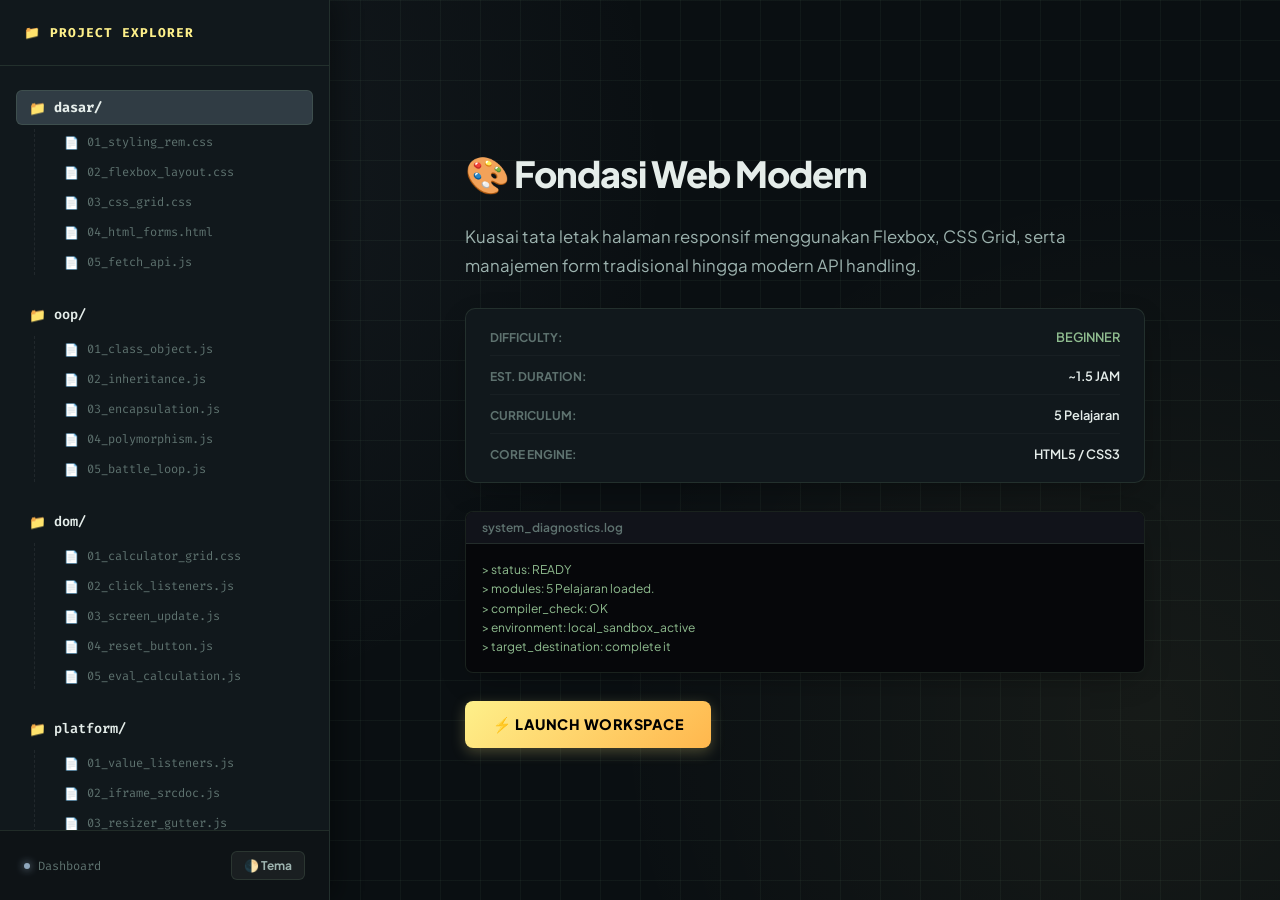
<file: index.html>
<!DOCTYPE html>
<html lang="id">

<head>
    <meta charset="UTF-8">
    <meta name="viewport" content="width=device-width, initial-scale=1.0">
    <title>Pusat Pelatihan Developer - Project Explorer</title>
    <link rel="stylesheet" href="style.css?v=1.1">
    <script>
        const initialTheme = localStorage.getItem('theme') || 'dark';
        document.documentElement.setAttribute('data-theme', initialTheme);
    </script>
</head>

<body class="dashboard-body">

    <!-- IDE Explorer Workspace Layout -->
    <div class="explorer-layout">

        <!-- Sidebar Directory Tree -->
        <aside class="explorer-sidebar">
            <div class="sidebar-header">
                <span class="sidebar-title">📁 PROJECT EXPLORER</span>
            </div>

            <nav class="directory-tree">
                <div class="tree-root">

                    <!-- Project 1 -->
                    <div class="tree-node">
                        <span class="tree-item folder active" data-project="dasar">
                            <span class="icon">📁</span> dasar/
                        </span>
                        <div class="tree-sub">
                            <span class="tree-item file"><span class="icon">📄</span> 01_styling_rem.css</span>
                            <span class="tree-item file"><span class="icon">📄</span> 02_flexbox_layout.css</span>
                            <span class="tree-item file"><span class="icon">📄</span> 03_css_grid.css</span>
                            <span class="tree-item file"><span class="icon">📄</span> 04_html_forms.html</span>
                            <span class="tree-item file"><span class="icon">📄</span> 05_fetch_api.js</span>
                        </div>
                    </div>

                    <!-- Project 2 -->
                    <div class="tree-node">
                        <span class="tree-item folder" data-project="oop">
                            <span class="icon">📁</span> oop/
                        </span>
                        <div class="tree-sub">
                            <span class="tree-item file"><span class="icon">📄</span> 01_class_object.js</span>
                            <span class="tree-item file"><span class="icon">📄</span> 02_inheritance.js</span>
                            <span class="tree-item file"><span class="icon">📄</span> 03_encapsulation.js</span>
                            <span class="tree-item file"><span class="icon">📄</span> 04_polymorphism.js</span>
                            <span class="tree-item file"><span class="icon">📄</span> 05_battle_loop.js</span>
                        </div>
                    </div>

                    <!-- Project 3 -->
                    <div class="tree-node">
                        <span class="tree-item folder" data-project="dom">
                            <span class="icon">📁</span> dom/
                        </span>
                        <div class="tree-sub">
                            <span class="tree-item file"><span class="icon">📄</span> 01_calculator_grid.css</span>
                            <span class="tree-item file"><span class="icon">📄</span> 02_click_listeners.js</span>
                            <span class="tree-item file"><span class="icon">📄</span> 03_screen_update.js</span>
                            <span class="tree-item file"><span class="icon">📄</span> 04_reset_button.js</span>
                            <span class="tree-item file"><span class="icon">📄</span> 05_eval_calculation.js</span>
                        </div>
                    </div>

                    <!-- Project 4 -->
                    <div class="tree-node">
                        <span class="tree-item folder" data-project="platform">
                            <span class="icon">📁</span> platform/
                        </span>
                        <div class="tree-sub">
                            <span class="tree-item file"><span class="icon">📄</span> 01_value_listeners.js</span>
                            <span class="tree-item file"><span class="icon">📄</span> 02_iframe_srcdoc.js</span>
                            <span class="tree-item file"><span class="icon">📄</span> 03_resizer_gutter.js</span>
                            <span class="tree-item file"><span class="icon">📄</span> 04_multi_database.js</span>
                            <span class="tree-item file"><span class="icon">📄</span> 05_url_params.js</span>
                        </div>
                    </div>

                    <!-- Project 5 -->
                    <div class="tree-node">
                        <span class="tree-item folder" data-project="design">
                            <span class="icon">📁</span> design/
                        </span>
                        <div class="tree-sub">
                            <span class="tree-item file"><span class="icon">📄</span> 01_css_variables.css</span>
                            <span class="tree-item file"><span class="icon">📄</span> 02_notebook_grids.css</span>
                            <span class="tree-item file"><span class="icon">📄</span> 03_polaroid_cards.css</span>
                            <span class="tree-item file"><span class="icon">📄</span> 04_washi_tapes.css</span>
                            <span class="tree-item file"><span class="icon">📄</span> 05_campfire_burn.css</span>
                        </div>
                    </div>

                    <!-- Project 6 -->
                    <div class="tree-node">
                        <span class="tree-item folder" data-project="leetcode">
                            <span class="icon">📁</span> leetcode/ <span class="tag-new">NEW</span>
                        </span>
                        <div class="tree-sub">
                            <span class="tree-item file"><span class="icon">📄</span> 01_big_o.js</span>
                            <span class="tree-item file"><span class="icon">📄</span> 02_arrays_strings.js</span>
                            <span class="tree-item file"><span class="icon">📄</span> 03_hash_maps.js</span>
                            <span class="tree-item file"><span class="icon">📄</span> 04_two_pointers.js</span>
                            <span class="tree-item file"><span class="icon">📄</span> 05_sliding_window.js</span>
                        </div>
                    </div>

                </div>
            </nav>

            <div class="sidebar-footer" style="display: flex; justify-content: space-between; align-items: center;">
                <span class="user-badge">Dashboard</span>
                <button id="theme-toggle" class="theme-toggle-btn">🌓 Tema</button>
            </div>
        </aside>

        <!-- Preview Detail Panel -->
        <main class="preview-panel">
            <div class="preview-inner">
                <div id="project-details" class="details-content">
                    <!-- Dynamic project details injected here -->
                </div>
            </div>
        </main>

    </div>

    <!-- Live Preview Script -->
    <script>
        const projectData = {
            dasar: {
                title: "🎨 Fondasi Web Modern",
                desc: "Kuasai tata letak halaman responsif menggunakan Flexbox, CSS Grid, serta manajemen form tradisional hingga modern API handling.",
                difficulty: "BEGINNER",
                difficultyClass: "text-green",
                duration: "~1.5 JAM",
                modules: "5 Pelajaran",
                engine: "HTML5 / CSS3",
                status: "READY",
                link: "editor.html?project=dasar"
            },
            oop: {
                title: "🗡️ Game RPG (OOP)",
                desc: "Pahami paradigma Object-Oriented Programming (OOP) melalui rancangan cetakan class Karakter, enkapsulasi status HP, polimorfisme serangan, hingga simulasi loop pertarungan otomatis bergilir.",
                difficulty: "INTERMEDIATE",
                difficultyClass: "text-amber",
                duration: "~2.5 JAM",
                modules: "5 Pelajaran",
                engine: "JAVASCRIPT (ES6)",
                status: "READY",
                link: "editor.html?project=oop"
            },
            dom: {
                title: "📱 Aplikasi Kalkulator",
                desc: "Eksplorasi manipulasi DOM tingkat lanjut dan penanganan logika matematika dinamis secara real-time lewat event listener tombol serta evaluasi ekspresi matematis.",
                difficulty: "INTERMEDIATE",
                difficultyClass: "text-amber",
                duration: "~2.0 JAM",
                modules: "5 Pelajaran",
                engine: "VANILLA DOM API",
                status: "READY",
                link: "editor.html?project=dom"
            },
            platform: {
                title: "🛠️ Rahasia Dapur Editor",
                desc: "Bedah arsitektur di balik Live Editor ini dibangun! Pelajari manipulasi srcdoc Iframe secara dinamis, penangkapan kordinat pointer mouse (resizer drag), dan perutean URL parameters.",
                difficulty: "ADVANCED",
                difficultyClass: "text-red",
                duration: "~3.0 JAM",
                modules: "5 Pelajaran",
                engine: "VANILLA JS CORE",
                status: "READY",
                link: "editor.html?project=platform"
            },
            design: {
                title: "⛺ Cozy Frontend Design",
                desc: "Pahami konsep desain frontend tingkat lanjut untuk membuat visual scrapbook yang unik. Pelajari CSS Variables bertingkat, background grid notebook, polaroid card tilt, transisi SVG, dan toggle api unggun Day/Night.",
                difficulty: "ADVANCED",
                difficultyClass: "text-red",
                duration: "~3.5 JAM",
                modules: "5 Pelajaran",
                engine: "ADVANCED CSS3 / JS",
                status: "READY",
                link: "editor.html?project=design"
            },
            leetcode: {
                title: "🧠 LeetCode & Algoritma (Feynman)",
                desc: "Kuasai 5 fondasi penting pemecahan masalah di LeetCode (Big O, Array/String, Hash Maps, Two Pointers, Sliding Window) menggunakan penjelasan sederhana Metode Feynman.",
                difficulty: "INTERMEDIATE",
                difficultyClass: "text-amber",
                duration: "~3.0 JAM",
                modules: "5 Pelajaran",
                engine: "JAVASCRIPT (ES6)",
                status: "READY",
                link: "editor.html?project=leetcode"
            }
        };

        function updatePreview(key) {
            const data = projectData[key];
            if (!data) return;

            const details = document.getElementById('project-details');
            details.innerHTML = `
                <h2 class="project-title">${data.title}</h2>
                <p class="project-desc">${data.desc}</p>
                
                <div class="meta-section">
                    <div class="meta-row">
                        <span class="meta-label">DIFFICULTY:</span> 
                        <span class="meta-value ${data.difficultyClass}">${data.difficulty}</span>
                    </div>
                    <div class="meta-row">
                        <span class="meta-label">EST. DURATION:</span> 
                        <span class="meta-value">${data.duration}</span>
                    </div>
                    <div class="meta-row">
                        <span class="meta-label">CURRICULUM:</span> 
                        <span class="meta-value">${data.modules}</span>
                    </div>
                    <div class="meta-row">
                        <span class="meta-label">CORE ENGINE:</span> 
                        <span class="meta-value">${data.engine}</span>
                    </div>
                </div>
                
                <div class="terminal-diag">
                    <div class="terminal-header">system_diagnostics.log</div>
                    <pre class="terminal-body">> status: ${data.status}
> modules: ${data.modules} loaded.
> compiler_check: OK
> environment: local_sandbox_active
> target_destination: complete it</pre>
                </div>
                
                <a href="${data.link}" class="launch-btn">⚡ LAUNCH WORKSPACE</a>
            `;
        }

        // Click actions
        document.querySelectorAll('.tree-item.folder').forEach(item => {
            item.addEventListener('click', () => {
                document.querySelectorAll('.tree-item.folder').forEach(f => f.classList.remove('active'));
                item.classList.add('active');
                const key = item.getAttribute('data-project');
                updatePreview(key);
            });
        });

        // Theme toggle action
        const themeBtn = document.getElementById('theme-toggle');
        if (themeBtn) {
            themeBtn.addEventListener('click', () => {
                const currentTheme = document.documentElement.getAttribute('data-theme') || 'dark';
                const newTheme = currentTheme === 'light' ? 'dark' : 'light';
                document.documentElement.setAttribute('data-theme', newTheme);
                localStorage.setItem('theme', newTheme);
            });
        }

        // Init
        updatePreview('dasar');
    </script>

</body>

</html>
</file>
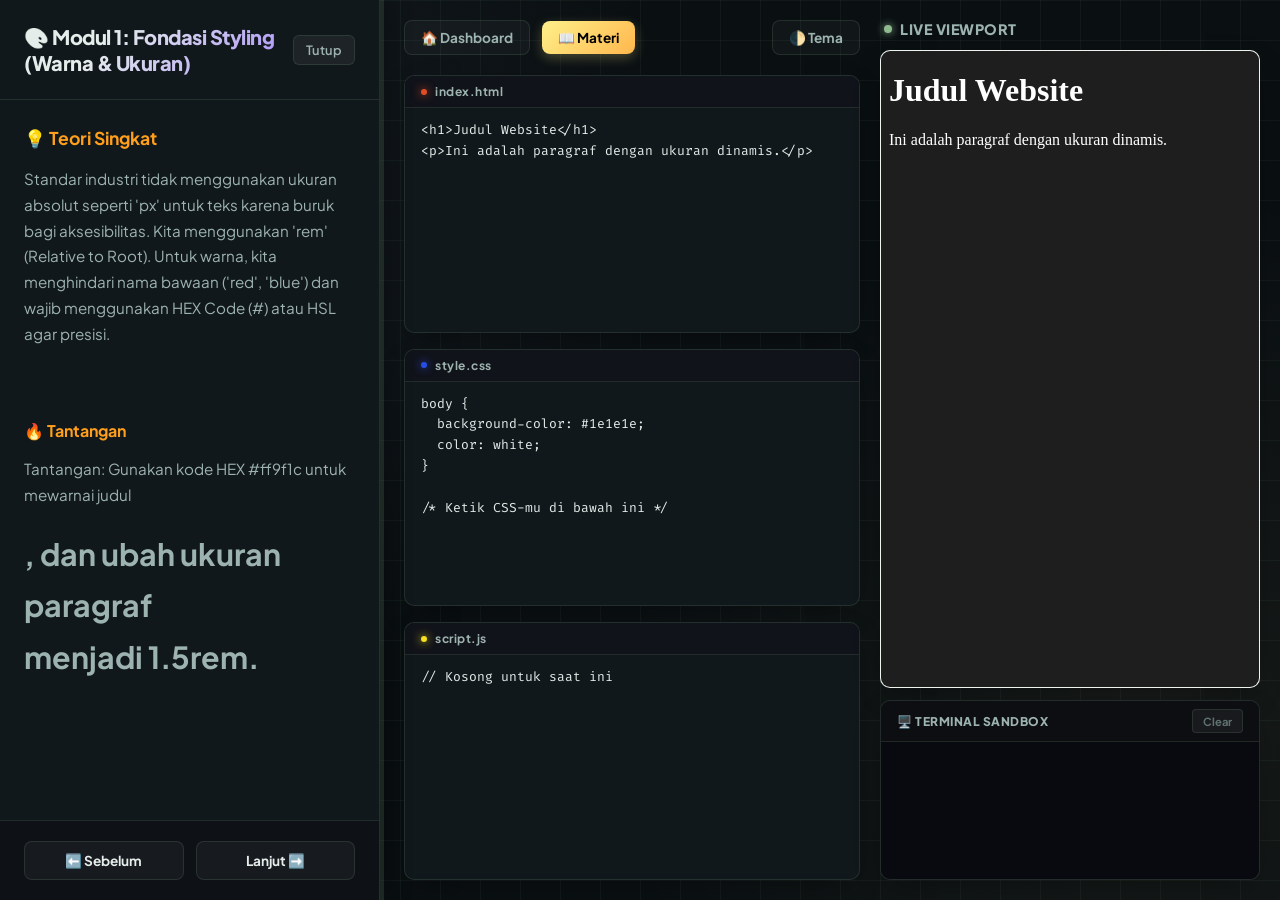
<file: editor.html>
<!DOCTYPE html>
<html lang="id">

<head>
    <meta charset="UTF-8">
    <meta name="viewport" content="width=device-width, initial-scale=1.0">
    <title>Live Interactive Editor - Developer Portal</title>
    <link rel="stylesheet" href="style.css?v=1.1">
    <script>
        const initialTheme = localStorage.getItem('theme') || 'dark';
        document.documentElement.setAttribute('data-theme', initialTheme);
    </script>
</head>

<body>

    <!-- Main Workspace -->
    <main class="container">
        <!-- Theory-Panel (Sidebar) -->
        <div class="theory-panel" id="theory-panel">
            <div class="theory-header">
                <h2>📚 Kurikulum</h2>
                <button class="toggle-panel">Tutup</button>
            </div>
            <div class="theory-content" id="theory-content">
                <!-- Content injected dynamically via script.js -->
            </div>
            <div class="theory-footer">
                <button class="btn-prev">⬅️ Sebelum</button>
                <button class="btn-next">Lanjut ➡️</button>
            </div>
        </div>

        <!-- Draggable Resizer Handle -->
        <div class="resizer" id="drag-handle"></div>

        <!-- Editor Panel -->
        <div class="editor-panel">
            <!-- Navigation Buttons -->
            <div class="editor-nav">
                <a href="index.html" class="nav-btn-secondary">🏠 Dashboard</a>
                <button id="toggle-materi" class="nav-btn-primary">📖 Materi</button>
                <button id="theme-toggle" class="nav-btn-secondary" style="margin-left: auto;">🌓 Tema</button>
            </div>

            <!-- HTML Editor Group -->
            <div class="editor-group">
                <div class="editor-tab">
                    <span class="tab-dot html-dot"></span>
                    <span>index.html</span>
                </div>
                <textarea id="html-code" placeholder="Ketik HTML di sini..." spellcheck="false"></textarea>
            </div>

            <!-- CSS Editor Group -->
            <div class="editor-group">
                <div class="editor-tab">
                    <span class="tab-dot css-dot"></span>
                    <span>style.css</span>
                </div>
                <textarea id="css-code" placeholder="Ketik CSS di sini..." spellcheck="false"></textarea>
            </div>

            <!-- JavaScript Editor Group -->
            <div class="editor-group">
                <div class="editor-tab">
                    <span class="tab-dot js-dot"></span>
                    <span>script.js</span>
                </div>
                <textarea id="js-code" placeholder="Ketik JavaScript di sini..." spellcheck="false"></textarea>
            </div>
        </div>

        <!-- Output Panel -->
        <div class="output-panel">
            <h3>Live Viewport</h3>
            <iframe id="output"></iframe>

            <!-- Custom Sandbox Terminal Console -->
            <div class="console-panel">
                <div class="console-header">
                    <span class="console-title">🖥️ Terminal Sandbox</span>
                    <button id="clear-console" class="console-clear-btn">Clear</button>
                </div>
                <div id="console-output" class="console-body">
                    <div class="console-line console-system">> Ready. Console logs and errors will show here.</div>
                </div>
            </div>
        </div>
    </main>

    <!-- Project Data & Engine Scripts -->
    <script src="lesson.js"></script>
    <script src="script.js"></script>
</body>

</html>
</file>
<file: style.css>
@import url('https://fonts.googleapis.com/css2?family=Fira+Code:wght@400;500;600&family=Plus+Jakarta+Sans:wght@400;500;600;700;800&display=swap');

:root {
    /* Fonts */
    --font-sans: 'Plus Jakarta Sans', sans-serif;
    --font-mono: 'Fira Code', monospace;

    /* System Shadows */
    --shadow-premium: 0 10px 30px -10px rgba(0, 0, 0, 0.4);
    --shadow-glow: 0 0 20px rgba(143, 188, 143, 0.1);
}

/* Theme Dark: Malam Laut Bintang */
html, html[data-theme="dark"] {
    --bg-dark: #0a0f12;
    --bg-deep: #11181c;
    --bg-card: rgba(17, 24, 28, 0.75);
    --border-glass: rgba(143, 188, 143, 0.15);
    --border-focus: #8fbc8f;

    --text-primary: #e5edea;
    --text-secondary: #9db3af;
    --text-muted: #5e726f;

    --accent-purple: #8fa7bc;
    --accent-purple-glow: rgba(143, 167, 188, 0.25);
    --accent-orange: #fef08a;
    --accent-orange-glow: rgba(254, 240, 138, 0.25);
    --accent-emerald: #8fbc8f;
    --accent-emerald-glow: rgba(143, 188, 143, 0.2);

    --gradient-1: rgba(143, 167, 188, 0.08);
    --gradient-2: rgba(254, 240, 138, 0.05);
    --bg-grid: rgba(143, 188, 143, 0.06);
}

/* Theme Light: Siang Laut Bintang */
html[data-theme="light"] {
    --bg-dark: #f0f5f7;
    --bg-deep: #e2eaed;
    --bg-card: rgba(255, 255, 255, 0.75);
    --border-glass: rgba(77, 124, 122, 0.15);
    --border-focus: #4d7c7a;

    --text-primary: #203335;
    --text-secondary: #496466;
    --text-muted: #7b9496;

    --accent-purple: #4d7c7a;
    --accent-purple-glow: rgba(77, 124, 122, 0.15);
    --accent-orange: #e29b12;
    --accent-orange-glow: rgba(226, 155, 18, 0.15);
    --accent-emerald: #4682b4;
    --accent-emerald-glow: rgba(70, 130, 180, 0.2);

    --gradient-1: rgba(77, 124, 122, 0.05);
    --gradient-2: rgba(226, 155, 18, 0.03);
    --bg-grid: rgba(77, 124, 122, 0.08);
}

* {
    box-sizing: border-box;
    margin: 0;
    padding: 0;
    font-family: var(--font-sans);
}

body {
    background-color: var(--bg-dark);
    background-size: 40px 40px, 40px 40px, auto, auto;
    background-image: 
        linear-gradient(to right, var(--bg-grid) 1px, transparent 1px),
        linear-gradient(to bottom, var(--bg-grid) 1px, transparent 1px),
        radial-gradient(circle at 10% 20%, var(--gradient-1) 0%, transparent 40%),
        radial-gradient(circle at 90% 80%, var(--gradient-2) 0%, transparent 40%);
    color: var(--text-primary);
    height: 100vh;
    display: flex;
    flex-direction: column;
    overflow: hidden;
    -webkit-font-smoothing: antialiased;
}

/* Smooth Transitions for Theme Toggle */
body, aside, main, section, div, textarea, pre, button, a {
    transition: background-color 0.3s ease, color 0.3s ease, border-color 0.3s ease, box-shadow 0.3s ease;
}

/* Custom Scrollbars */
::-webkit-scrollbar {
    width: 8px;
    height: 8px;
}
::-webkit-scrollbar-track {
    background: var(--bg-dark);
}
::-webkit-scrollbar-thumb {
    background: rgba(255, 255, 255, 0.1);
    border-radius: 4px;
}
::-webkit-scrollbar-thumb:hover {
    background: var(--accent-purple);
}

/* Main Layout */
.container {
    display: flex;
    flex: 1;
    height: 100%;
    overflow: hidden;
    background: transparent;
}

/* Sidebar - Theory Panel */
.theory-panel {
    width: 380px;
    min-width: 250px;
    max-width: 50vw;
    background-color: var(--bg-deep);
    border-right: 1px solid var(--border-glass);
    display: flex;
    flex-direction: column;
    height: 100%;
    z-index: 5;
    position: relative;
    box-shadow: 5px 0 25px rgba(0, 0, 0, 0.3);
}

.theory-header {
    display: flex;
    justify-content: space-between;
    align-items: center;
    padding: 24px;
    border-bottom: 1px solid var(--border-glass);
}

.theory-header h2 {
    font-size: 1.25rem;
    font-weight: 800;
    letter-spacing: -0.5px;
    background: linear-gradient(135deg, var(--text-primary) 30%, #a78bfa 100%);
    -webkit-background-clip: text;
    -webkit-text-fill-color: transparent;
}

.theory-panel .toggle-panel {
    padding: 6px 12px;
    background-color: rgba(255, 255, 255, 0.05);
    color: var(--text-secondary);
    border: 1px solid var(--border-glass);
    border-radius: 6px;
    font-size: 0.8rem;
    font-weight: 600;
    cursor: pointer;
    transition: all 0.2s ease;
}

.theory-panel .toggle-panel:hover {
    background-color: rgba(255, 255, 255, 0.1);
    color: var(--text-primary);
}

.theory-content {
    flex: 1;
    padding: 24px;
    overflow-y: auto;
    line-height: 1.7;
    font-size: 0.95rem;
    color: var(--text-secondary);
}

.theory-content h3 {
    font-size: 1.1rem;
    font-weight: 700;
    margin-bottom: 12px;
    display: flex;
    align-items: center;
    gap: 8px;
}

.theory-content p {
    margin-bottom: 20px;
}

.theory-content h4 {
    font-size: 1rem;
    font-weight: 700;
    margin-top: 24px;
    margin-bottom: 12px;
    display: flex;
    align-items: center;
    gap: 8px;
}

.theory-footer {
    display: flex;
    justify-content: space-between;
    gap: 12px;
    padding: 20px 24px;
    border-top: 1px solid var(--border-glass);
    background-color: rgba(10, 11, 15, 0.4);
}

.theory-footer button {
    flex: 1;
    padding: 10px 16px;
    background-color: rgba(255, 255, 255, 0.04);
    color: var(--text-primary);
    border: 1px solid var(--border-glass);
    border-radius: 8px;
    font-size: 0.85rem;
    font-weight: 700;
    cursor: pointer;
    transition: all 0.2s cubic-bezier(0.4, 0, 0.2, 1);
    display: inline-flex;
    justify-content: center;
    align-items: center;
    gap: 6px;
}

.theory-footer button:hover {
    background-color: var(--accent-purple);
    border-color: var(--accent-purple);
    box-shadow: 0 4px 12px var(--accent-purple-glow);
    transform: translateY(-1px);
}

.theory-footer button:active {
    transform: translateY(0);
}

/* Split Pane Gutter Resizer */
.resizer {
    width: 4px;
    background-color: var(--border-glass);
    cursor: ew-resize;
    z-index: 10;
    position: relative;
    transition: background-color 0.2s, box-shadow 0.2s;
}

.resizer:hover,
.resizer.is-resizing {
    background-color: var(--accent-purple);
    box-shadow: 0 0 10px var(--accent-purple);
}

/* Editor Panel Workspace */
.editor-panel {
    flex: 1.2;
    background-color: transparent;
    padding: 20px;
    display: flex;
    flex-direction: column;
    gap: 16px;
    height: 100%;
    overflow-y: auto;
}

.editor-nav {
    display: flex;
    gap: 12px;
    align-items: center;
    margin-bottom: 4px;
}

.nav-btn-secondary {
    text-decoration: none;
    padding: 8px 16px;
    background: rgba(255, 255, 255, 0.03);
    color: var(--text-secondary);
    border-radius: 8px;
    font-size: 0.85rem;
    font-weight: 700;
    border: 1px solid var(--border-glass);
    transition: all 0.2s ease;
    display: inline-flex;
    align-items: center;
    gap: 6px;
}

.nav-btn-secondary:hover {
    background: rgba(255, 255, 255, 0.08);
    color: var(--text-primary);
    border-color: rgba(255, 255, 255, 0.15);
}

.nav-btn-primary {
    padding: 8px 16px;
    cursor: pointer;
    background: linear-gradient(135deg, var(--accent-orange) 0%, #ffb74d 100%);
    border: none;
    border-radius: 8px;
    font-size: 0.85rem;
    font-weight: 700;
    color: #000;
    transition: all 0.2s ease;
    display: inline-flex;
    align-items: center;
    gap: 6px;
    box-shadow: 0 4px 12px var(--accent-orange-glow);
}

.nav-btn-primary:hover {
    transform: translateY(-1px);
    box-shadow: 0 6px 16px var(--accent-orange-glow);
}

/* IDE Mock Layout */
.editor-group {
    display: flex;
    flex-direction: column;
    flex: 1;
    min-height: 140px;
    background: var(--bg-deep);
    border-radius: 10px;
    border: 1px solid var(--border-glass);
    overflow: hidden;
    box-shadow: var(--shadow-premium);
    transition: border-color 0.3s, box-shadow 0.3s;
}

.editor-group:focus-within {
    border-color: var(--accent-purple);
    box-shadow: 0 0 15px rgba(139, 92, 246, 0.1);
}

.editor-tab {
    background: #11131a;
    padding: 8px 16px;
    font-family: var(--font-sans);
    font-size: 0.75rem;
    font-weight: 700;
    letter-spacing: 0.5px;
    color: var(--text-secondary);
    border-bottom: 1px solid var(--border-glass);
    display: flex;
    align-items: center;
    gap: 8px;
}

.tab-dot {
    width: 6px;
    height: 6px;
    border-radius: 50%;
    display: inline-block;
}

.html-dot { background-color: #e34c26; box-shadow: 0 0 8px #e34c26; }
.css-dot { background-color: #264de4; box-shadow: 0 0 8px #264de4; }
.js-dot { background-color: #f7df1e; box-shadow: 0 0 8px #f7df1e; }

textarea {
    flex: 1;
    background-color: transparent;
    color: var(--text-primary);
    border: none;
    padding: 12px 16px;
    font-family: var(--font-mono);
    font-size: 13px;
    line-height: 1.6;
    resize: none;
    outline: none;
}

/* Output Live Preview */
.output-panel {
    flex: 1;
    background-color: transparent;
    padding: 20px 20px 20px 0;
    display: flex;
    flex-direction: column;
    gap: 12px;
    height: 100%;
}

.output-panel h3 {
    font-size: 0.9rem;
    font-weight: 800;
    letter-spacing: 0.5px;
    text-transform: uppercase;
    color: var(--text-secondary);
    padding-left: 4px;
    display: flex;
    align-items: center;
    gap: 8px;
}

.output-panel h3::before {
    content: '';
    display: inline-block;
    width: 8px;
    height: 8px;
    border-radius: 50%;
    background-color: var(--accent-emerald);
    box-shadow: 0 0 8px var(--accent-emerald);
}

iframe {
    flex: 1;
    width: 100%;
    background-color: #ffffff;
    border: 1px solid var(--border-glass);
    border-radius: 10px;
    box-shadow: var(--shadow-premium);
}

/* ==========================================
   Dashboard UI (IDE Explorer - index.html)
   ========================================== */
.explorer-layout {
    display: flex;
    width: 100vw;
    height: 100vh;
    background: transparent;
    overflow: hidden;
}

/* Sidebar Directory Tree */
.explorer-sidebar {
    width: 330px;
    min-width: 300px;
    background-color: var(--bg-deep);
    border-right: 1px solid var(--border-glass);
    display: flex;
    flex-direction: column;
    height: 100%;
    z-index: 10;
    box-shadow: 5px 0 25px rgba(0, 0, 0, 0.4);
}

.sidebar-header {
    padding: 24px;
    border-bottom: 1px solid var(--border-glass);
}

.sidebar-title {
    font-family: var(--font-mono);
    font-size: 0.8rem;
    font-weight: 700;
    letter-spacing: 1px;
    color: var(--accent-orange);
    display: flex;
    align-items: center;
    gap: 8px;
}

.directory-tree {
    flex: 1;
    overflow-y: auto;
    padding: 24px 16px;
}

.tree-root {
    display: flex;
    flex-direction: column;
    gap: 16px;
}

.tree-node {
    display: flex;
    flex-direction: column;
}

.tree-item {
    display: flex;
    align-items: center;
    gap: 8px;
    padding: 8px 12px;
    border-radius: 6px;
    font-family: var(--font-mono);
    font-size: 0.85rem;
    color: var(--text-secondary);
    cursor: pointer;
    user-select: none;
    transition: all 0.15s ease;
    border: 1px solid transparent;
}

.tree-item:hover {
    background-color: rgba(255, 255, 255, 0.02);
    color: var(--text-primary);
}

.tree-item.folder {
    font-weight: 600;
    color: var(--text-primary);
}

.tree-item.folder.active {
    background-color: var(--accent-purple-glow);
    border-color: var(--border-glass);
    color: var(--text-primary);
    font-weight: 700;
}

.tree-sub {
    display: flex;
    flex-direction: column;
    padding-left: 20px;
    border-left: 1px dashed rgba(255, 255, 255, 0.07);
    margin-left: 18px;
    margin-top: 4px;
    margin-bottom: 6px;
    gap: 4px;
}

.tree-item.file {
    font-size: 0.75rem;
    color: var(--text-muted);
    cursor: default;
    padding: 4px 8px;
}

.tree-item.file:hover {
    background-color: transparent;
    color: var(--text-secondary);
}

.tag-new {
    font-size: 8px;
    font-weight: 800;
    padding: 2px 5px;
    background: var(--accent-orange);
    color: #000;
    border-radius: 4px;
    margin-left: auto;
    letter-spacing: 0.5px;
}

.sidebar-footer {
    padding: 20px 24px;
    border-top: 1px solid var(--border-glass);
    background: rgba(0, 0, 0, 0.2);
}

.user-badge {
    font-family: var(--font-mono);
    font-size: 0.75rem;
    color: var(--text-muted);
    display: flex;
    align-items: center;
    gap: 8px;
}

.user-badge::before {
    content: '';
    display: inline-block;
    width: 6px;
    height: 6px;
    border-radius: 50%;
    background-color: var(--accent-purple);
    box-shadow: 0 0 8px var(--accent-purple);
}

/* Preview Panel */
.preview-panel {
    flex: 1;
    height: 100vh;
    background-color: transparent;
    display: flex;
    justify-content: center;
    align-items: center;
    padding: 40px;
    overflow-y: auto;
}

.preview-inner {
    width: 100%;
    max-width: 680px;
}

.details-content {
    display: flex;
    flex-direction: column;
    gap: 28px;
}

.project-title {
    font-size: 2.25rem;
    font-weight: 800;
    letter-spacing: -1px;
    color: var(--text-primary);
    line-height: 1.2;
}

.project-desc {
    font-family: var(--font-sans);
    font-size: 1.05rem;
    line-height: 1.7;
    color: var(--text-secondary);
}

.meta-section {
    display: flex;
    flex-direction: column;
    gap: 12px;
    background: var(--bg-deep);
    padding: 20px 24px;
    border-radius: 10px;
    border: 1px solid var(--border-glass);
    font-family: var(--font-mono);
    box-shadow: var(--shadow-premium);
}

.meta-row {
    display: flex;
    justify-content: space-between;
    align-items: center;
    padding-bottom: 10px;
    border-bottom: 1px solid rgba(255, 255, 255, 0.03);
}

.meta-row:last-child {
    border-bottom: none;
    padding-bottom: 0;
}

.meta-label {
    color: var(--text-muted);
    font-size: 0.75rem;
    font-weight: 700;
}

.meta-value {
    color: var(--text-primary);
    font-size: 0.8rem;
    font-weight: 600;
}

.text-green { color: var(--accent-emerald); }
.text-amber { color: var(--accent-orange); }
.text-red { color: #ef4444; }

.terminal-diag {
    background: #06070a;
    border: 1px solid var(--border-glass);
    border-radius: 8px;
    overflow: hidden;
    font-family: var(--font-mono);
    font-size: 0.75rem;
    box-shadow: var(--shadow-premium);
}

.terminal-header {
    background: #11131a;
    padding: 8px 16px;
    border-bottom: 1px solid var(--border-glass);
    color: var(--text-muted);
    font-weight: 600;
}

.terminal-body {
    padding: 16px;
    color: var(--accent-emerald);
    line-height: 1.6;
    margin: 0;
    overflow-x: auto;
}

.launch-btn {
    display: inline-flex;
    justify-content: center;
    align-items: center;
    padding: 14px 28px;
    background: linear-gradient(135deg, var(--accent-orange) 0%, #ffb74d 100%);
    color: #000;
    text-decoration: none;
    border-radius: 8px;
    font-weight: 800;
    font-size: 0.9rem;
    text-transform: uppercase;
    letter-spacing: 0.5px;
    transition: all 0.2s ease;
    border: none;
    align-self: flex-start;
    box-shadow: 0 4px 14px var(--accent-orange-glow);
}

.launch-btn:hover {
    transform: translateY(-2px);
    box-shadow: 0 6px 20px var(--accent-orange-glow);
}

/* Custom Sandbox Terminal Console */
.console-panel {
    background: #11131a;
    border: 1px solid var(--border-glass);
    border-radius: 10px;
    display: flex;
    flex-direction: column;
    height: 180px;
    overflow: hidden;
    box-shadow: var(--shadow-premium);
}

.console-header {
    background: #0d0e12;
    padding: 8px 16px;
    border-bottom: 1px solid var(--border-glass);
    display: flex;
    justify-content: space-between;
    align-items: center;
}

.console-title {
    font-family: var(--font-sans);
    font-size: 0.75rem;
    font-weight: 800;
    letter-spacing: 0.5px;
    text-transform: uppercase;
    color: var(--text-secondary);
}

.console-clear-btn {
    background: rgba(255, 255, 255, 0.05);
    color: var(--text-muted);
    border: 1px solid var(--border-glass);
    border-radius: 4px;
    padding: 4px 10px;
    font-size: 0.7rem;
    font-weight: 700;
    cursor: pointer;
    transition: all 0.2s ease;
}

.console-clear-btn:hover {
    background: rgba(255, 255, 255, 0.1);
    color: var(--text-primary);
}

.console-body {
    flex: 1;
    padding: 12px 16px;
    overflow-y: auto;
    background: #090a0f;
    font-family: var(--font-mono);
    font-size: 0.8rem;
    display: flex;
    flex-direction: column;
    gap: 6px;
}

.console-line {
    color: var(--text-secondary);
    line-height: 1.5;
    word-break: break-all;
    white-space: pre-wrap;
}

.console-system {
    color: var(--text-muted);
    font-style: italic;
}

.console-log-line {
    color: var(--accent-emerald);
}

.console-error {
    color: #ef4444;
}

/* Theme Toggle Button */
.theme-toggle-btn {
    background: rgba(255, 255, 255, 0.05);
    color: var(--text-secondary);
    border: 1px solid var(--border-glass);
    border-radius: 6px;
    padding: 6px 12px;
    font-size: 0.75rem;
    font-weight: 700;
    cursor: pointer;
    transition: all 0.2s ease;
    display: inline-flex;
    align-items: center;
    gap: 6px;
    outline: none;
}

.theme-toggle-btn:hover {
    background: rgba(255, 255, 255, 0.1);
    color: var(--text-primary);
    border-color: var(--border-focus);
}
</file>
